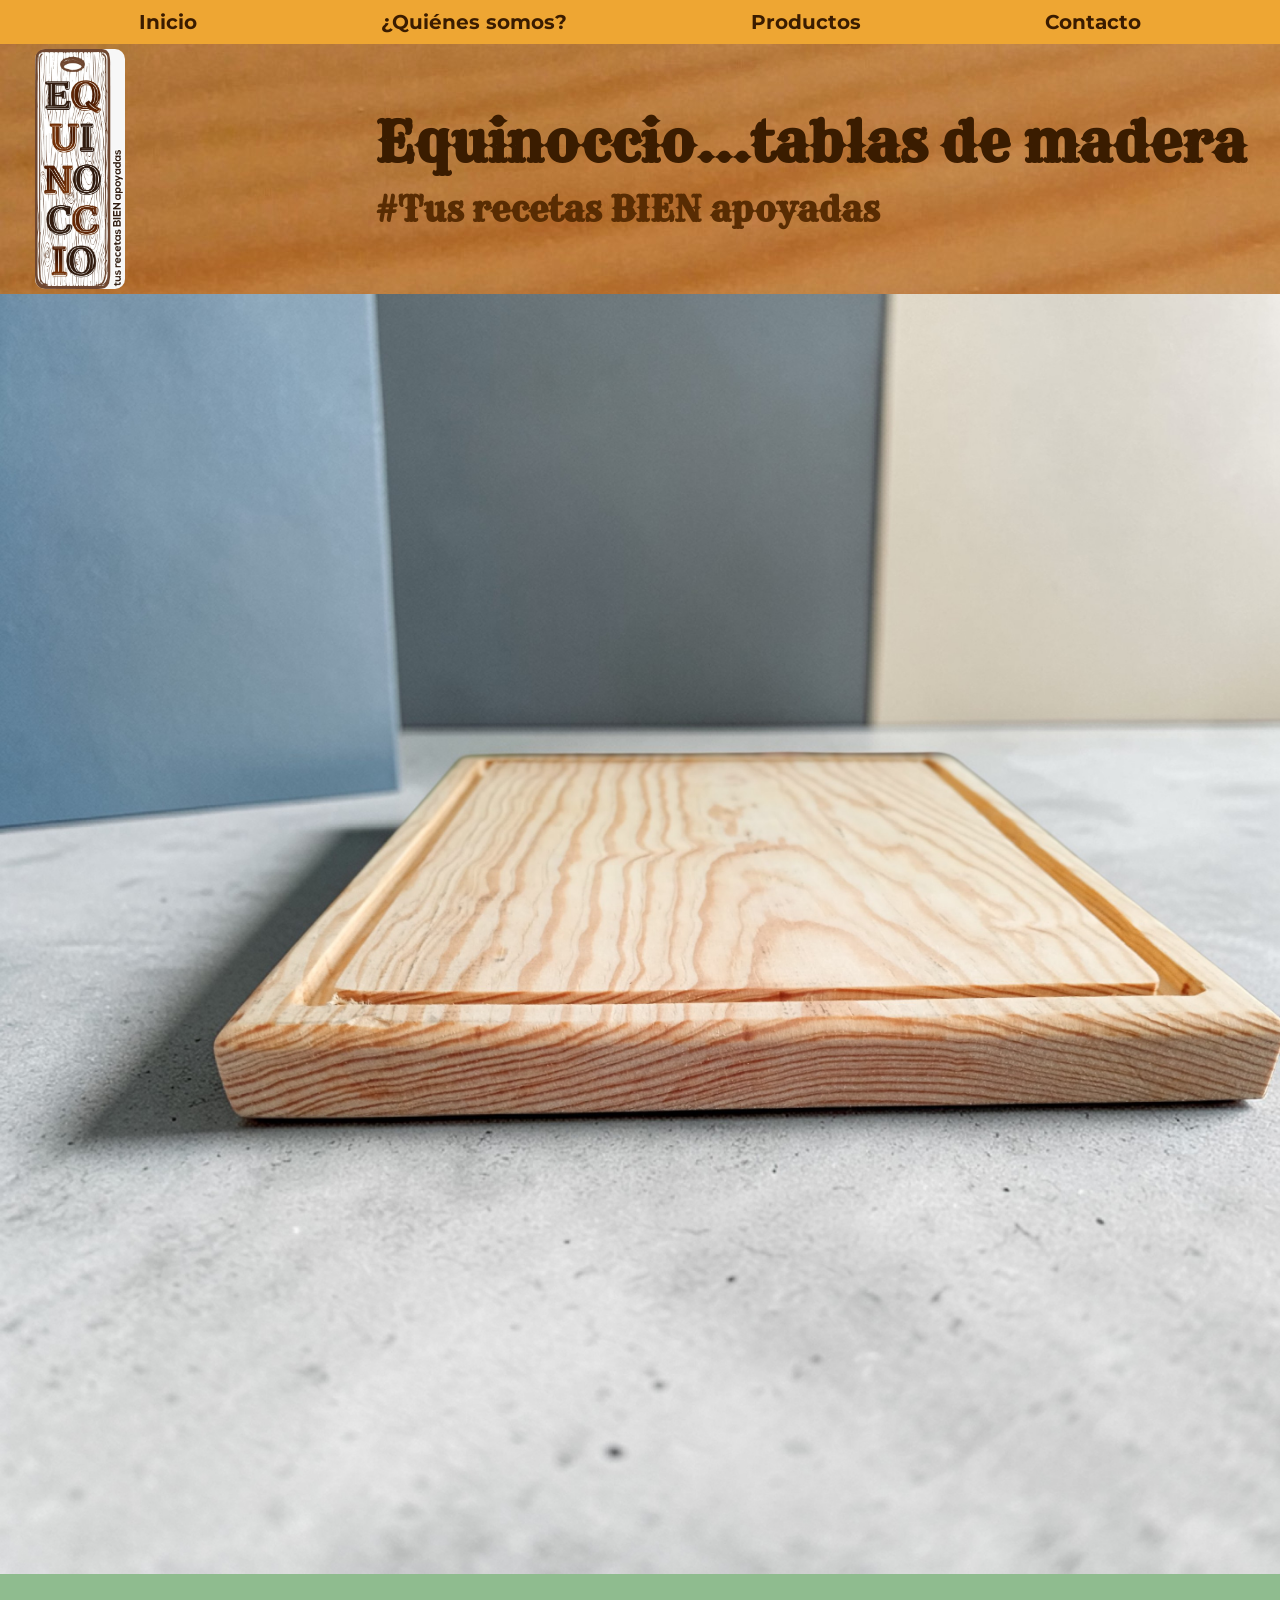
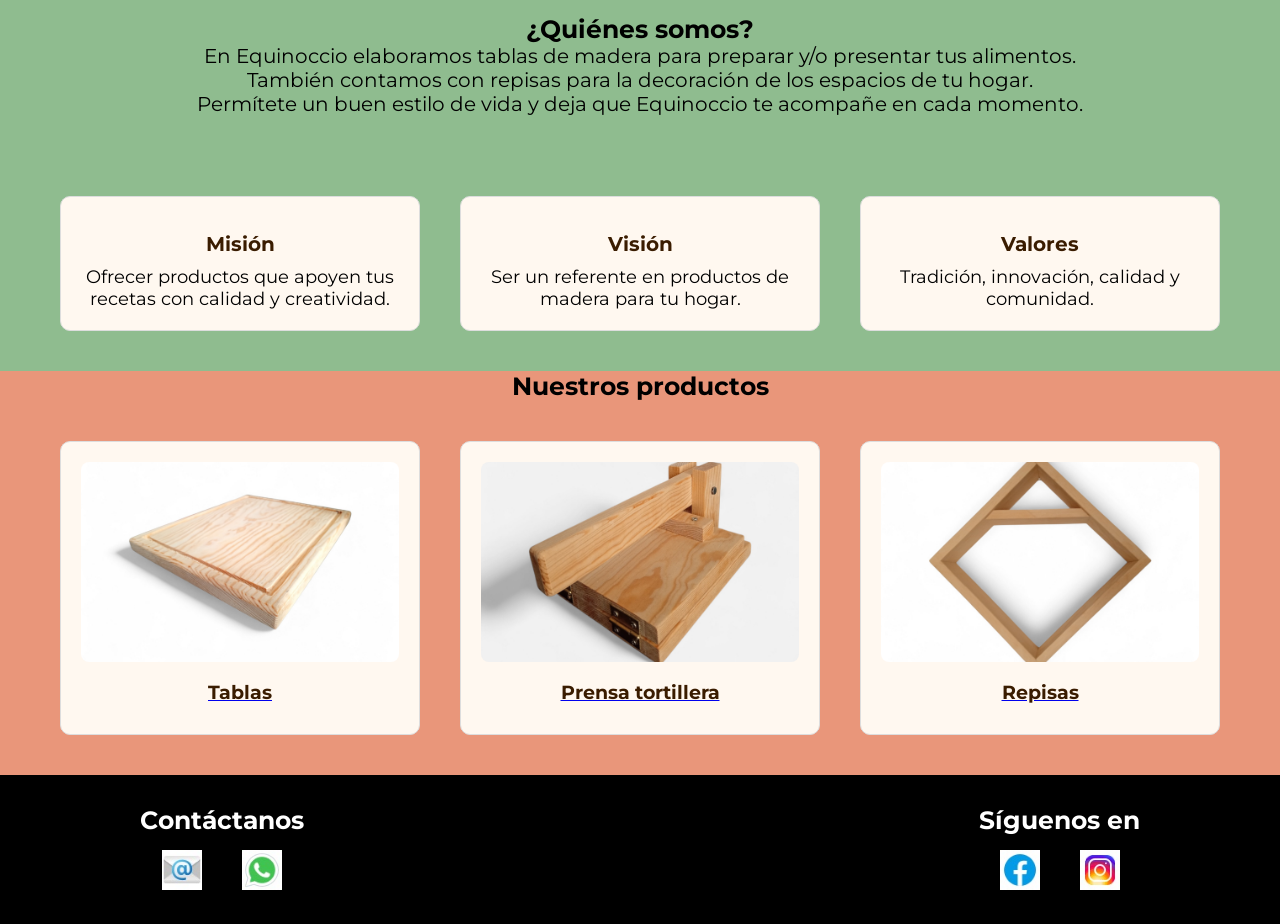
<file: index.html>
<!DOCTYPE html>
<html lang="en">
<head>
    <meta charset="UTF-8">
    <meta name="viewport" content="width=device-width, initial-scale=1.0">
    <title>Equinoccio</title>
    <link rel="stylesheet" href="equinoccio.css">
<link rel="preconnect" href="https://fonts.googleapis.com">
<link rel="preconnect" href="https://fonts.gstatic.com" crossorigin>
<link href="https://fonts.googleapis.com/css2?family=Montserrat:ital,wght@0,100..900;1,100..900&family=Raleway:ital,wght@0,100..900;1,100..900&family=Rye&display=swap" rel="stylesheet">
<link rel="preconnect" href="https://fonts.googleapis.com">
<link rel="preconnect" href="https://fonts.gstatic.com" crossorigin>
<link href="https://fonts.googleapis.com/css2?family=Rye&display=swap" rel="stylesheet">
</head>
<body>
    <nav id="navegador">
        <ul id="navegador_lista">
            <li class="navegador_lista_items"><a href="#encabezado">Inicio</a></li>
            <li class="navegador_lista_items"><a href="#quienes_somos">¿Quiénes somos?</a></li>
            <li class="navegador_lista_items"><a href="#productos">Productos</a></li>
            <li class="navegador_lista_items"><a href="#contacto">Contacto</a></li>
        </ul>
    </nav>
    <header id="encabezado">
  <div id="contenedor_encabezado">
    <img class="logo" src="equinoccioImagenes/IMG-20260331-WA0005.jpg" alt="logo_equinoccio">
    <div id="encabezado_textos">
      <h1>Equinoccio...tablas de madera</h1>
      <h2>#Tus recetas BIEN apoyadas</h2>
    </div>
  </div>
</header>
<main id="principal_main">
    <section id="tabla">
        <img src="equinoccioImagenes/IMG_20260326_125048_PORTRAIT.jpg (1).jpg" alt="tabla">
    </section>
    <section id="quienes_somos">
        <h2 class="quien">¿Quiénes somos?</h2>
        <p class="descripcion">En Equinoccio elaboramos tablas de madera para preparar y/o presentar tus alimentos.</p>
        <p class="descripcion">También contamos con repisas para la decoración de los espacios de tu hogar.</p>
        <p class="descripcion">Permítete un buen estilo de vida y deja que Equinoccio te acompañe en cada momento.</p>
    </section>
    <section id="identidad">
    <div class="caja">
      <h3 class="mision">Misión</h3>
      <p class="mision_parrafo">Ofrecer productos que apoyen tus recetas con calidad y creatividad.</p>
    </div>
    <div class="caja">
      <h3 class="mision">Visión</h3>
      <p class="mision_parrafo">Ser un referente en productos de madera para tu hogar.</p>
    </div>
    <div class="caja">
      <h3 class="mision">Valores</h3>
      <p class="mision_parrafo">Tradición, innovación, calidad y comunidad.</p>
    </div>
  </section>
  <section id="productos">
  <h2 class="titulo_productos">Nuestros productos</h2>
  <div class="contenedor">
    <div class="caja">
      <a href="tablas.html">
        <img src="equinoccioImagenes/tabla1.jpg" alt="Tablas de madera">
        <h3>Tablas</h3>
      </a>
    </div>
    <div class="caja">
      <a href="prensa.html">
        <img src="equinoccioImagenes/prensa1.jpg" alt="Prensa tortillera">
        <h3>Prensa tortillera</h3>
      </a>
    </div>
    <div class="caja">
      <a href="repisas.html">
        <img src="equinoccioImagenes/repisa1.jpg" alt="Repisas">
        <h3>Repisas</h3>
      </a>
    </div>
  </div>
</section>
</main>
<footer id="contacto">
  <div class="footer-container">
    <div class="footer-contacto">
      <h2>Contáctanos</h2>
      <div class="icons">
        <a href="mailto:ventas.equinoccio@hotmail.com">
          <img src="equinoccioImagenes/icons8-correo-electrónico-48.jpg" alt="Correo">
        </a>
        <a href="https://wa.me/525535037369">
          <img src="equinoccioImagenes/icons8-whatsapp-48.jpg" alt="WhatsApp">
        </a>
      </div>
    </div>
    <div class="footer-siguenos">
      <h2>Síguenos en</h2>
      <div class="icons">
        <a href="https://www.facebook.com/share/1AxXRJ2KLe/">
          <img src="equinoccioImagenes/icons8-facebook-nuevo-48.jpg" alt="Facebook">
        </a>
        <a href="https://www.instagram.com/equinocciotablasde?igsh=MWozemlwamM5NTVxMA==">
          <img src="equinoccioImagenes/icons8-instagram-48.jpg" alt="Instagram">
        </a>
      </div>
    </div>
  </div>
</footer>
</body>
</html>
</file>
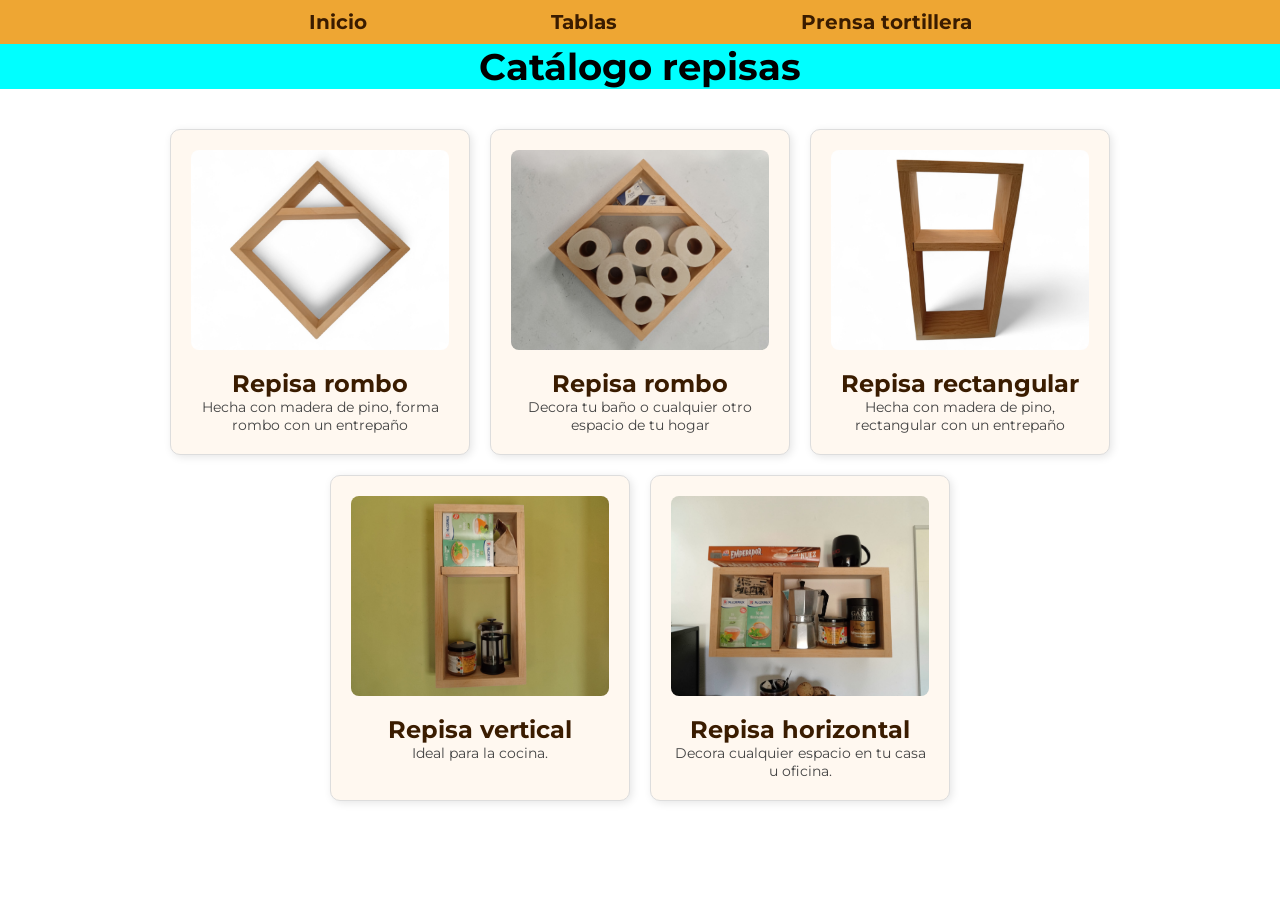
<file: repisas.html>
<!DOCTYPE html>
<html lang="en">
<head>
    <meta charset="UTF-8">
    <meta name="viewport" content="width=device-width, initial-scale=1.0">
    <title>Catalogo_repisas</title>
     <link rel="stylesheet" href="equinoccio.css">
     <link rel="preconnect" href="https://fonts.googleapis.com">
<link rel="preconnect" href="https://fonts.gstatic.com" crossorigin>
<link href="https://fonts.googleapis.com/css2?family=Montserrat:ital,wght@0,100..900;1,100..900&family=Raleway:ital,wght@0,100..900;1,100..900&family=Rye&display=swap" rel="stylesheet">
<link rel="preconnect" href="https://fonts.googleapis.com">
<link rel="preconnect" href="https://fonts.gstatic.com" crossorigin>
<link href="https://fonts.googleapis.com/css2?family=Rye&display=swap" rel="stylesheet">
</head>
<body>
    <nav id="navegador">
        <ul id="navegador_lista">
            <li class="navegador_lista_items"><a href="index.html">Inicio</a></li>
            <li class="navegador_lista_items"><a href="tablas.html">Tablas</a></li>
            <li class="navegador_lista_items"><a href="prensa.html">Prensa tortillera</a></li>
        </ul>
    </nav>
    <header id="catalogo_tablas">
        <h1 class="catalogo_titulo">Catálogo repisas</h1>
    </header>
    <main id="tablas_contenido">
 <div class="producto">
    <img src="equinoccioImagenes/repisa1.jpg" alt="repisa rombo">
    <h2>Repisa rombo</h2>
    <p>Hecha con madera de pino, forma rombo con un entrepaño</p>
 </div>
 <div class="producto">
    <img src="equinoccioImagenes/repisa4.jpg" alt="repisa baño">
    <h2>Repisa rombo</h2>
    <p>Decora tu baño o cualquier otro espacio de tu hogar</p>
 </div>
 <div class="producto">
    <img src="equinoccioImagenes/repisa3.jpg" alt="repisa rectangular">
    <h2>Repisa rectangular</h2>
    <p>Hecha con madera de pino, rectangular con un entrepaño</p>
 </div>
 <div class="producto">
    <img src="equinoccioImagenes/repisa6.jpg" alt="repisa vertical">
    <h2>Repisa vertical</h2>
    <p>Ideal para la cocina.</p>
    </div>
    <div class="producto">
    <img src="equinoccioImagenes/repisa5.jpg" alt="repisa horizontal">
    <h2>Repisa horizontal</h2>
    <p>Decora cualquier espacio en tu casa u oficina.</p>
 </div>
    </main>
</file>
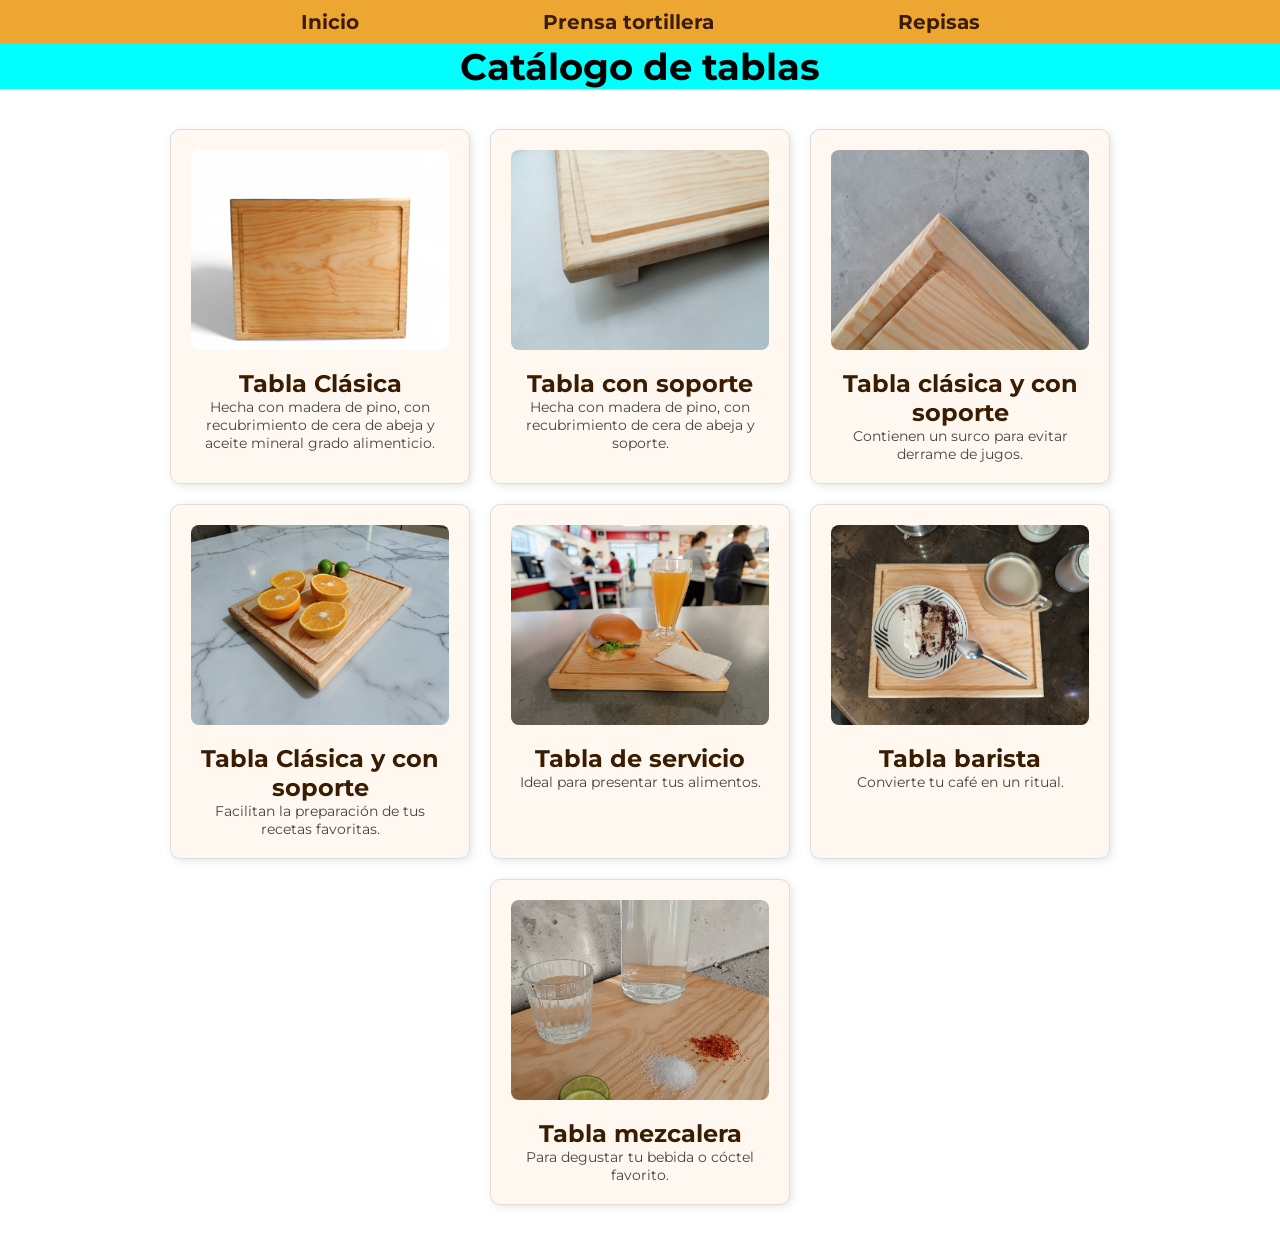
<file: tablas.html>
<!DOCTYPE html>
<html lang="en">
<head>
    <meta charset="UTF-8">
    <meta name="viewport" content="width=device-width, initial-scale=1.0">
    <title>Catalogo_tablas</title>
     <link rel="stylesheet" href="equinoccio.css">
     <link rel="preconnect" href="https://fonts.googleapis.com">
<link rel="preconnect" href="https://fonts.gstatic.com" crossorigin>
<link href="https://fonts.googleapis.com/css2?family=Montserrat:ital,wght@0,100..900;1,100..900&family=Raleway:ital,wght@0,100..900;1,100..900&family=Rye&display=swap" rel="stylesheet">
<link rel="preconnect" href="https://fonts.googleapis.com">
<link rel="preconnect" href="https://fonts.gstatic.com" crossorigin>
<link href="https://fonts.googleapis.com/css2?family=Rye&display=swap" rel="stylesheet">
</head>
<body>
    <nav id="navegador">
        <ul id="navegador_lista">
            <li class="navegador_lista_items"><a href="index.html">Inicio</a></li>
            <li class="navegador_lista_items"><a href="prensa.html">Prensa tortillera</a></li>
            <li class="navegador_lista_items"><a href="repisas.html">Repisas</a></li>
        </ul>
    </nav>
    <header id="catalogo_tablas">
        <h1 class="catalogo_titulo">Catálogo de tablas</h1>
    </header>
    <main id="tablas_contenido">
        <div class="producto">
    <img src="equinoccioImagenes/tabla8.jpg" alt="Tabla clásica">
    <h2>Tabla Clásica</h2>
    <p>Hecha con madera de pino, con recubrimiento de cera de abeja y aceite mineral grado alimenticio.</p>
  </div>
  <div class="producto">
    <img src="equinoccioImagenes/tabla5.jpg" alt="Tabla soporte">
    <h2>Tabla con soporte</h2>
    <p>Hecha con madera de pino, con recubrimiento de cera de abeja y soporte.</p>
  </div>
  <div class="producto">
    <img src="equinoccioImagenes/tabla9.jpg" alt="canal">
    <h2>Tabla clásica y con soporte</h2>
    <p>Contienen un surco para evitar derrame de jugos.</p>
  </div>
  <div class="producto">
    <img src="equinoccioImagenes/tabla6.jpg" alt="Tabla usos">
    <h2>Tabla Clásica y con soporte</h2>
    <p>Facilitan la preparación de tus recetas favoritas.</p>
  </div>
  <div class="producto">
    <img src="equinoccioImagenes/tabla0.jpg" alt="Tabla para presentar">
    <h2>Tabla de servicio</h2>
    <p>Ideal para presentar tus alimentos.</p>
  </div>
  <div class="producto">
    <img src="equinoccioImagenes/tabla4.jpg" alt="Tabla barista">
    <h2>Tabla barista</h2>
    <p>Convierte tu café en un ritual.</p>
  </div>
   <div class="producto">
    <img src="equinoccioImagenes/tabla3.jpg" alt="Tabla mezcalera">
    <h2>Tabla mezcalera</h2>
    <p>Para degustar tu bebida o cóctel favorito.</p>
  </div>
    </main>
</body>
</html>
</file>
<file: equinoccio.css>
*{
    margin: 0;
    padding: 0;
    font-family:Montserrat;
    box-sizing: border-box;
}
#navegador{
    position: sticky;
    top: 0px;
}
#navegador_lista{
    background-color: #eea633;
    list-style: none;
    text-align: center;
    padding: 10px 0;
}
.navegador_lista_items{
    display: inline-block;
    vertical-align: middle;
    margin: 0 90px;
}
.navegador_lista_items a{
    text-decoration: none;
    color: #3A1C00;
    font-size: 20px;
    font-weight: bold;
}
.navegador_lista_items a:hover{
    color: #E94F37;
}
#encabezado {
  background-image: url(equinoccioImagenes/2120\ \(1\).jpg);
  height: 250px;               
  display: flex;
  align-items: center;        
  justify-content: center;     
}

#contenedor_encabezado {
  display: flex;               
  align-items: center;
  gap: 250px;                   
}

.logo {
  width: 90px;                
  border-radius: 10px;
}
#encabezado_textos h1 {
  font-family: 'Rye', cursive;
  font-size: 55px;
  color: #3A1C00;
  margin: 0 0 10px 0;
}

#encabezado_textos h2 {
  font-family: 'Rye', cursive;
  font-size: 34px;
  color: #582c03;
  margin: 0;
}
#principal_main{
    background-color: darkseagreen;
}
#tabla img {
  width: 100%;
  height: auto;
  display: block;
}

#quienes_somos {
  text-align: center;
  padding: 40px;
}
.quien{
    font-size:25px;
}
.descripcion{
    font-size: 20px;
}
#identidad {
  display: flex;
  justify-content: space-around;
  padding: 40px;
}
.caja {
  background-color:#FAF3C0;
  border: 1px solid #ddd;
  border-radius: 10px;
  padding: 20px;
  width: 30%;
  text-align: center;
}
.mision{
    font-size: 20px;
}
.mision_parrafo{
    font-size: 18px;
}

.caja h3 {
  color: #3A1C00;
  margin-bottom: 10px;
}
#productos{
    background-color: darksalmon;
}
.titulo_productos{
    text-align: center;
    font-size: 25px;
}
#productos .contenedor {
  display: flex;
  justify-content: space-around;
  padding: 40px;
}

.caja {
  width: 30%;
  text-align: center;
  border: 1px solid #ddd;
  border-radius: 10px;
  padding: 20px;
  background-color: #fff8f0;
  transition: transform 0.3s;
}

.caja:hover {
  transform: scale(1.05);
}
.caja img {
  width: 100%;
  height: 200px;
  object-fit: cover;
  border-radius: 8px;
}

.caja h3 {
  margin-top: 15px;
  color: #3A1C00;
}
#catalogo_tablas{
    background-color: aqua;
}
.catalogo_titulo{
    font-size: 37px;
    text-align: center;
}
#tablas_contenido {
  display: flex;
  justify-content: center; 
  flex-wrap: wrap;         
  gap: 20px;
  padding: 40px;
}

.producto {
  width: 300px; 
  text-align: center;
  border: 1px solid #ddd;
  border-radius: 10px;
  padding: 20px;
  background-color: #fff8f0;
  box-shadow: 2px 2px 8px rgba(0,0,0,0.1);
  transition: transform 0.3s;
}
.producto:hover {
  transform: scale(1.05);
}

.producto img {
  width: 100%;         
  height: 200px;       
  object-fit: cover;   
  border-radius: 8px;
}

.producto h2 {
  margin-top: 15px;
  color: #3A1C00;
}

.producto p {
  font-size: 0.9rem;
  color: #444;
}
footer {
  background-color: #000;   
  color: #fff;              
  padding: 30px 0;
}

.footer-container {
  display: flex;
  justify-content: space-between; 
  align-items: flex-start;
  max-width: 1000px;
  margin: auto;
}

.footer-contacto {
  text-align: left;   
}

.footer-siguenos {
  text-align: right;  
}
.footer-container h2 {
  margin-bottom: 15px;
  font-size: 25px;
}

.icons {
  display: flex;
  justify-content: center;  
  gap: 40px;                
}

.icons a img {
  width: 40px;
  height: 40px;
}


@media (max-width: 768px) {

  .navegador_lista_items {
    margin: 0 20px;
  }

  
  #contenedor_encabezado {
    flex-direction: column;
    gap: 20px; 
  }
  #encabezado_textos h1 {
    font-size: 36px;
  }
  #encabezado_textos h2 {
    font-size: 24px;
  }

  #identidad {
    flex-direction: column;
    align-items: center;
  }caja {
    width: 80%;
    margin-bottom: 20px;
  }

  
  #productos .contenedor {
    flex-direction: column;
    align-items: center;
  }
  #productos .caja {
    width: 80%;
    margin-bottom: 20px;
  }

  
  .footer-container {
    flex-direction: column;
    align-items: center;
    text-align: center;
  }
  .footer-contacto, .footer-siguenos {
    width: 100%;
    margin-bottom: 20px;
  }
}


@media (max-width: 480px) {
  
  .navegador_lista_items {
    display: block;
    margin: 10px 0;
  }

  #encabezado {
    height: auto;
    padding: 20px;
  }
  #encabezado_textos h1 {
    font-size: 28px;
  }
  #encabezado_textos h2 {
    font-size: 18px;
  }

  .producto {
    width: 100%;
  }

  .icons {
    gap: 20px; 
  }
}

@media (max-width: 480px) {

  #contenedor_encabezado {
    flex-direction: column;
    gap: 20px;
    text-align: center;
  }
  #encabezado_textos h1 {
    font-size: 28px;
  }
  #encabezado_textos h2 {
    font-size: 18px;
  }


  #identidad {
    flex-direction: column;
    align-items: center;
  }
  #identidad .caja {
    width: 90%;       
    margin-bottom: 20px;
    word-wrap: break-word; 
  }
  .footer-container {
    flex-direction: column;
    align-items: center;
    text-align: center;
  }
  .footer-contacto, .footer-siguenos {
    width: 100%;
    margin-bottom: 20px;
  }
  .icons {
    justify-content: center;
    gap: 20px;
  }
}
</file>
